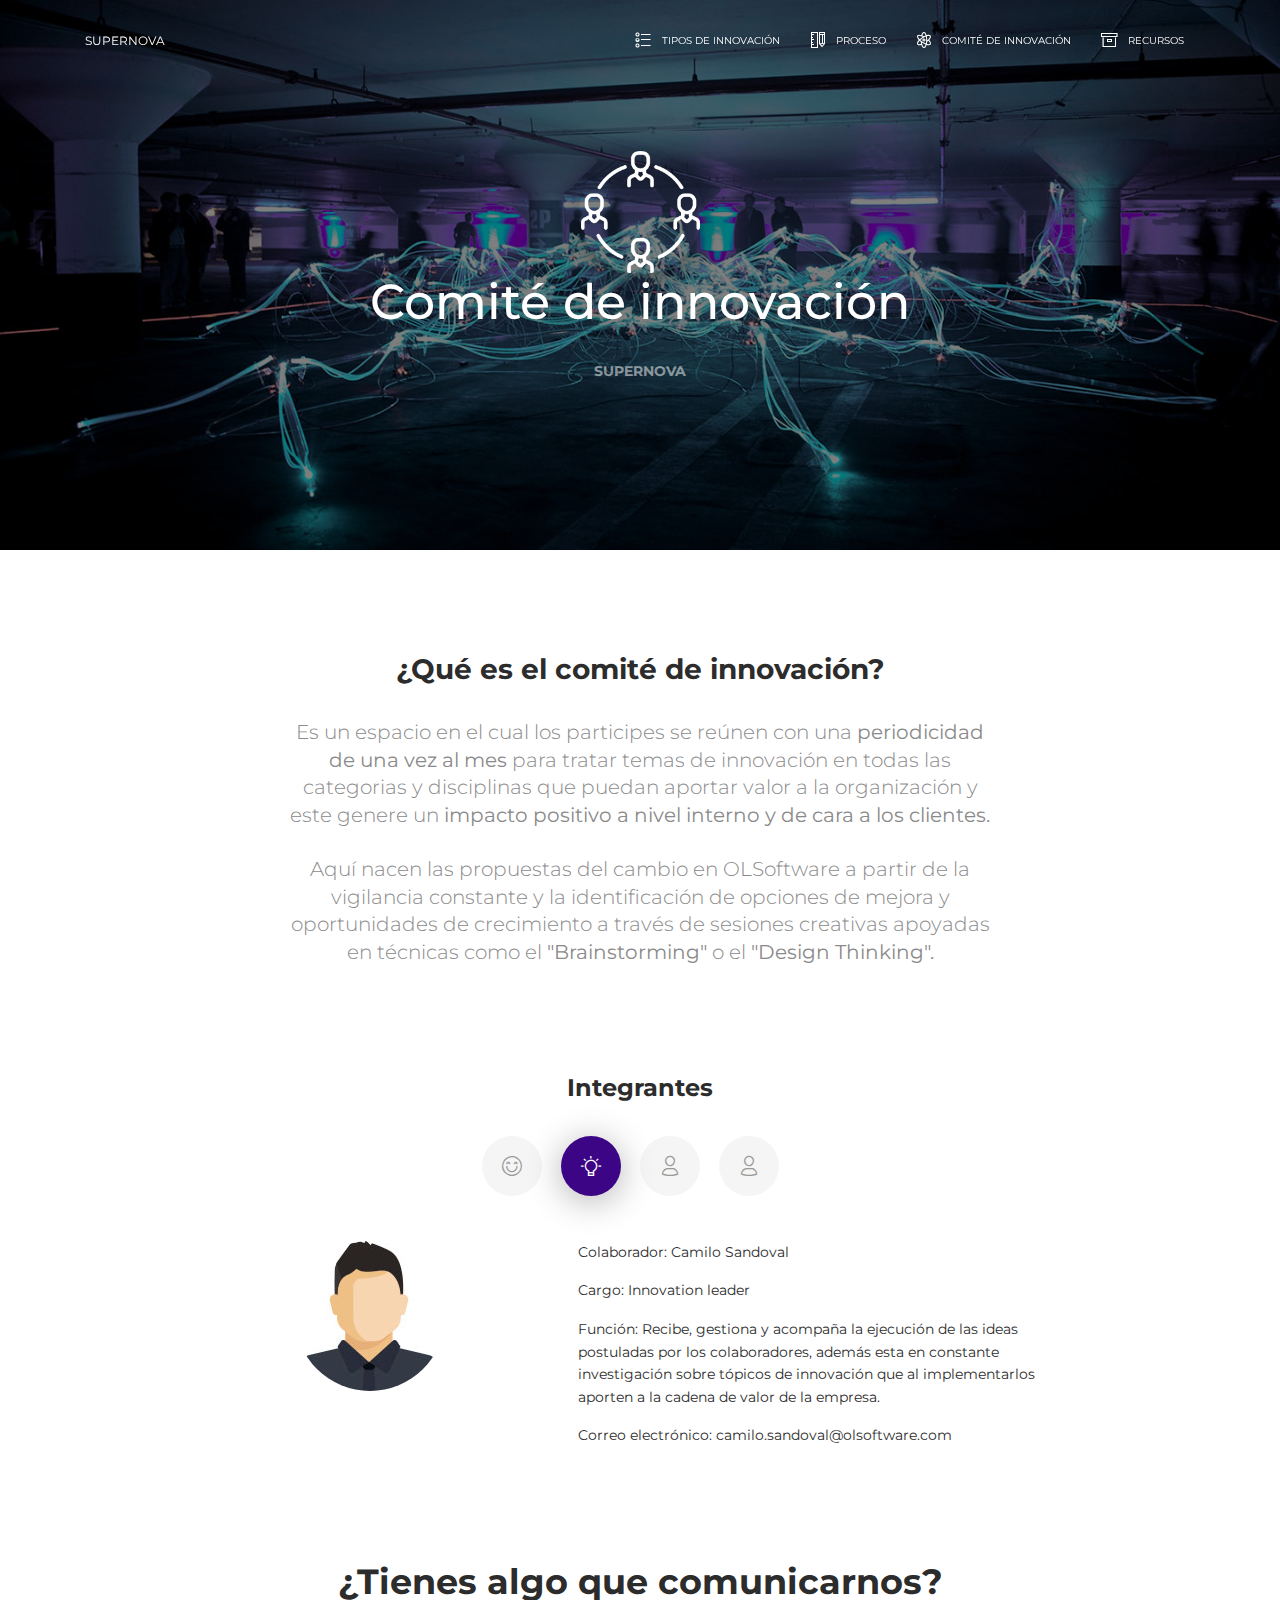
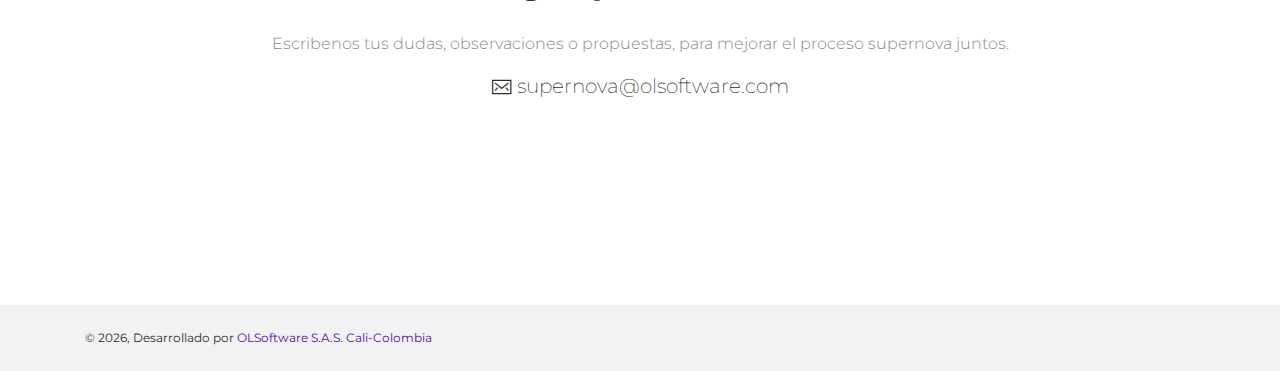
<file: committe.html>
<!DOCTYPE html>
<html lang="en">
    
<head>
    <meta charset="utf-8" />
    <link rel="apple-touch-icon" sizes="76x76" href="assets/img/apple-icon.png">
    <link rel="icon" type="image/png" href="assets/img/favicon.png">
    <meta name="theme-color" content="#3A057F" http-equiv="X-UA-Compatible" content="IE=edge,chrome=1" />
    <title>Comité de innovación</title>
    <meta content='width=device-width, initial-scale=1.0, maximum-scale=1.0, user-scalable=0, shrink-to-fit=no' name='viewport'
    />
    <!--     Fonts and icons     -->
    <link href="https://fonts.googleapis.com/css?family=Montserrat:400,700,200" rel="stylesheet" />
    <link rel="stylesheet" href="assets/css/font-awesome.min.css" />
    <!-- CSS Files -->
    <link href="assets/css/bootstrap.min.css" rel="stylesheet" />
    <link href="assets/css/now-ui-kit.css?v=1.1.0" rel="stylesheet" />
    <!-- CSS Just for demo purpose, don't include it in your project -->
    <link href="assets/css/demo.css" rel="stylesheet" />
</head>

<body class="profile-page sidebar-collapse">
    <!-- Navbar -->
    <!-- Navbar -->
    <nav class="navbar navbar-expand-lg bg-primary fixed-top navbar-transparent " color-on-scroll="400">
        <div class="container">
            <div class="navbar-translate">
                <a class="navbar-brand" href="index.html" rel="tooltip" title="Desarrollado por OLSoftware" data-placement="bottom" target="">
                    Supernova
                </a>
                <button class="navbar-toggler navbar-toggler" type="button" data-toggle="collapse" data-target="#navigation" aria-controls="navigation-index"
                    aria-expanded="false" aria-label="Toggle navigation">
                    <span class="navbar-toggler-bar bar1"></span>
                    <span class="navbar-toggler-bar bar2"></span>
                    <span class="navbar-toggler-bar bar3"></span>
                </button>
            </div>
            <div class="collapse navbar-collapse justify-content-end" id="navigation" data-nav-image="./assets/img/blurred-image-1.jpg">
                <ul class="navbar-nav">
                    <li class="nav-item">
                        <a class="nav-link" href="innovation-types.html">
                            <i class="now-ui-icons design_bullet-list-67"></i>
                            <p>Tipos de innovación</p>
                        </a>
                    </li>
                    <li class="nav-item">
                        <a class="nav-link" href="process.html">
                            <i class="now-ui-icons design-2_ruler-pencil"></i>
                            <p>Proceso</p>
                        </a>
                    </li>
                    <li class="nav-item">
                        <a class="nav-link" href="committe.html">
                            <i class="now-ui-icons education_atom"></i>
                            <p>Comité de innovación</p>
                        </a>
                    </li>
                    <li class="nav-item">
                            <a class="nav-link" href="resources.html">
                                <i class="now-ui-icons files_box"></i>
                                <p>Recursos</p>
                            </a>
                    </li>
                    <!--<li class="nav-item">
                        <a class="nav-link" rel="tooltip" title="Follow us on Twitter" data-placement="bottom" href="https://twitter.com/CreativeTim"
                            target="_blank">
                            <i class="fa fa-twitter"></i>
                            <p class="d-lg-none d-xl-none">Twitter</p>
                        </a>
                    </li>
                    <li class="nav-item">
                        <a class="nav-link" rel="tooltip" title="Like us on Facebook" data-placement="bottom" href="https://www.facebook.com/CreativeTim"
                            target="_blank">
                            <i class="fa fa-facebook-square"></i>
                            <p class="d-lg-none d-xl-none">Facebook</p>
                        </a>
                    </li>
                    <li class="nav-item">
                        <a class="nav-link" rel="tooltip" title="Follow us on Instagram" data-placement="bottom" href="https://www.instagram.com/CreativeTimOfficial"
                            target="_blank">
                            <i class="fa fa-instagram"></i>
                            <p class="d-lg-none d-xl-none">Instagram</p>
                        </a>
                    </li>-->
                </ul>
            </div>
        </div>
    </nav>
    <!-- End Navbar -->
    <div class="wrapper">
        <div class="page-header page-header-small" filter-color="orange">
            <div class="page-header-image" data-parallax="true" style="background-image: url('assets/img/bg5.jpg');">
            </div>
            <div class="container">
                <div class="content-center">
                    <div class="photo-container">
                        <img src="assets/img/commite_icon.png" alt="">
                    </div>
                    <h3 class="h1">Comité de innovación</h3>
                    <p class="category">supernova</p>
                </div>
            </div>
        </div>
        <div class="section">
            <div class="container">
                <h3 class="title">¿Qué es el comité de innovación?</h3>
                <h5 class="description">Es un espacio en el cual los participes se reúnen con una <strong>periodicidad de una vez al mes</strong> para tratar temas
                    de innovación en todas las categorias y disciplinas que puedan aportar valor a la organización y este
                    genere un <strong>impacto positivo a nivel interno y de cara a los clientes.</strong>
                    <br>
                    <br>Aquí nacen las propuestas del cambio en OLSoftware a partir de la vigilancia constante y la identificación
                    de opciones de mejora y oportunidades de crecimiento a través de sesiones creativas apoyadas en técnicas
                    como el <strong>"Brainstorming"</strong> o el<strong> "Design Thinking".</strong>
                </h5>
                <div class="row">
                    <div class="col-md-12 ml-auto mr-auto">
                        <h4 class="title text-center">Integrantes</h4>
                        <div class="nav-align-center">
                            <ul class="nav nav-pills nav-pills-primary" role="tablist">
                                <li class="nav-item">
                                    <a class="nav-link" data-toggle="tab" href="#profile-human" role="tablist">
                                        <i class="now-ui-icons emoticons_satisfied"></i>
                                    </a>
                                </li>
                                <li class="nav-item">
                                    <a class="nav-link active" data-toggle="tab" href="#profile-leader" role="tablist">
                                        <i class="now-ui-icons business_bulb-63"></i>
                                    </a>
                                </li>
                                <li class="nav-item">
                                    <a class="nav-link" data-toggle="tab" href="#profile-collaborators-av" role="tablist">
                                        <i class="now-ui-icons users_single-02"></i>
                                    </a>
                                </li>
                                <li class="nav-item">
                                        <a class="nav-link" data-toggle="tab" href="#profile-collaborators-hz" role="tablist">
                                            <i class="now-ui-icons users_single-02"></i>
                                        </a>
                                    </li>
                            </ul>
                        </div>
                    </div>
                    <!-- Tab panes -->
                    <div class="col-md-12 tab-content gallery">
                        <div class="tab-pane active" id="profile-leader" role="tabpanel">
                            <div class="col-md-10 ml-auto mr-auto">
                                <div class="row collections">
                                    <div class="text-center col-md-5">
                                        <img src="assets/img/camilo.jpg" class="rounded-circle">
                                    </div>
                                    <div class="col-md-7">
                                        <p>Colaborador: Camilo Sandoval</p>
                                        <p>Cargo: Innovation leader</p>
                                        <p>Función: Recibe, gestiona y acompaña la ejecución de las ideas postuladas por los colaboradores, 
                                            además esta en constante investigación sobre tópicos
                                        de innovación que al implementarlos aporten a la cadena de valor de la empresa.</p>
                                        <p>Correo electrónico: camilo.sandoval@olsoftware.com</p>
                                    </div>
                                </div>
                            </div>
                        </div>
                        <div class="tab-pane" id="profile-human" role="tabpanel">
                            <div class="col-md-10 ml-auto mr-auto">
                                <div class="row collections">
                                    <div class="text-center col-md-5">
                                        <img src="assets/img/tefa.jpg" class="rounded-circle">
                                    </div>
                                    <div class="col-md-7">
                                        <p>Colaborador: Stefany Díaz</p>
                                        <p>Cargo: Talent management leader</p>
                                        <p>Función: Fomenta y promueve la cultura organizacional de innovación, el desarrollo profesional en los colaboradores 
                                            y es quien define los reconocimientos para motivar la participación de los colaboradores en el proceso</p>
                                        <p>Correo electrónico: gestionhumana@olsoftware.com</p>
                                    </div>
                                </div>
                            </div>
                        </div>
                        <div class="tab-pane" id="profile-collaborators-av" role="tabpanel">
                            <div class="col-md-10 ml-auto mr-auto">
                                <div class="row collections">
                                        <div class="text-center col-md-5">
                                                <img src="assets/img/cesar.jpg" class="rounded-circle">
                                            </div>
                                            <div class="col-md-7">
                                                <p>Colaborador: Cesar Figueroa</p>
                                                <p>Cargo: Support service leader</p>
                                                <p>Función: Experimentar con las nuevas tecnologías y metodologías tendencias en el mundo del 
                                                    desarrollo de software a través de la constante vigilancia tecnológica.</p>
                                                <p>Correo electrónico: alejandro.varon@olsoftware.com</p>
                                            </div>
                                </div>
                            </div>
                        </div>
                        <div class="tab-pane" id="profile-collaborators-hz" role="tabpanel">
                                <div class="col-md-10 ml-auto mr-auto">
                                    <div class="row collections">
                                            <div class="text-center col-md-5">
                                                    <img src="assets/img/harri.jpg" class="rounded-circle">
                                                </div>
                                                <div class="col-md-7">
                                                    <p>Colaborador: Harrisson Zapata</p>
                                                    <p>Cargo: Full stack designer</p>
                                                    <p>Función: Garantizar que toda innovación este pensada en 
                                                        las necesidades reales del usuario. Específicamente en el desarrollo software, es quien diseña y valida
                                                        la interfaz gráfica para garantizar una experiencia de usuario positiva.
                                                    </p>
                                                    <p>Correo electrónico: harrisson.zapata@olsoftware.com</p>
                                                </div>
                                    </div>
                                </div>
                            </div>
                            <div class="section section-contact-us text-center">
                                <div class="container">
                                    <h2 class="title">¿Tienes algo que comunicarnos?</h2>
                                    <p class="description">Escribenos tus dudas, observaciones o propuestas, para mejorar el proceso supernova juntos.</p>
                                    <div class="row">
                                        <div class="col-lg-6 text-center col-md-8 ml-auto mr-auto">
                                            <h5> <i class="now-ui-icons ui-1_email-85" style="vertical-align: middle;"></i> supernova@olsoftware.com</h5>
                                        </div>
                                    </div>
                                </div>
                            </div>
                    </div>
                </div>
            </div>
        </div>
        <footer class="footer footer-default">
            <div class="container">
                <div class="copyright">
                    &copy;
                    <script>
                        document.write(new Date().getFullYear())
                    </script>, Desarrollado por
                    <a href="http://olsoftware.com/" target="_blank">OLSoftware S.A.S. Cali-Colombia</a>
                </div>
            </div>
        </footer>
    </div>
</body>
<!--   Core JS Files   -->
<script src="assets/js/core/jquery.3.2.1.min.js" type="text/javascript"></script>
<script src="assets/js/core/popper.min.js" type="text/javascript"></script>
<script src="assets/js/core/bootstrap.min.js" type="text/javascript"></script>
<!--  Plugin for Switches, full documentation here: http://www.jque.re/plugins/version3/bootstrap.switch/ -->
<script src="assets/js/plugins/bootstrap-switch.js"></script>
<!--  Plugin for the Sliders, full documentation here: http://refreshless.com/nouislider/ -->
<script src="assets/js/plugins/nouislider.min.js" type="text/javascript"></script>
<!--  Plugin for the DatePicker, full documentation here: https://github.com/uxsolutions/bootstrap-datepicker -->
<script src="assets/js/plugins/bootstrap-datepicker.js" type="text/javascript"></script>
<!-- Control Center for Now Ui Kit: parallax effects, scripts for the example pages etc -->
<script src="assets/js/now-ui-kit.js?v=1.1.0" type="text/javascript"></script>

</html>
</file>
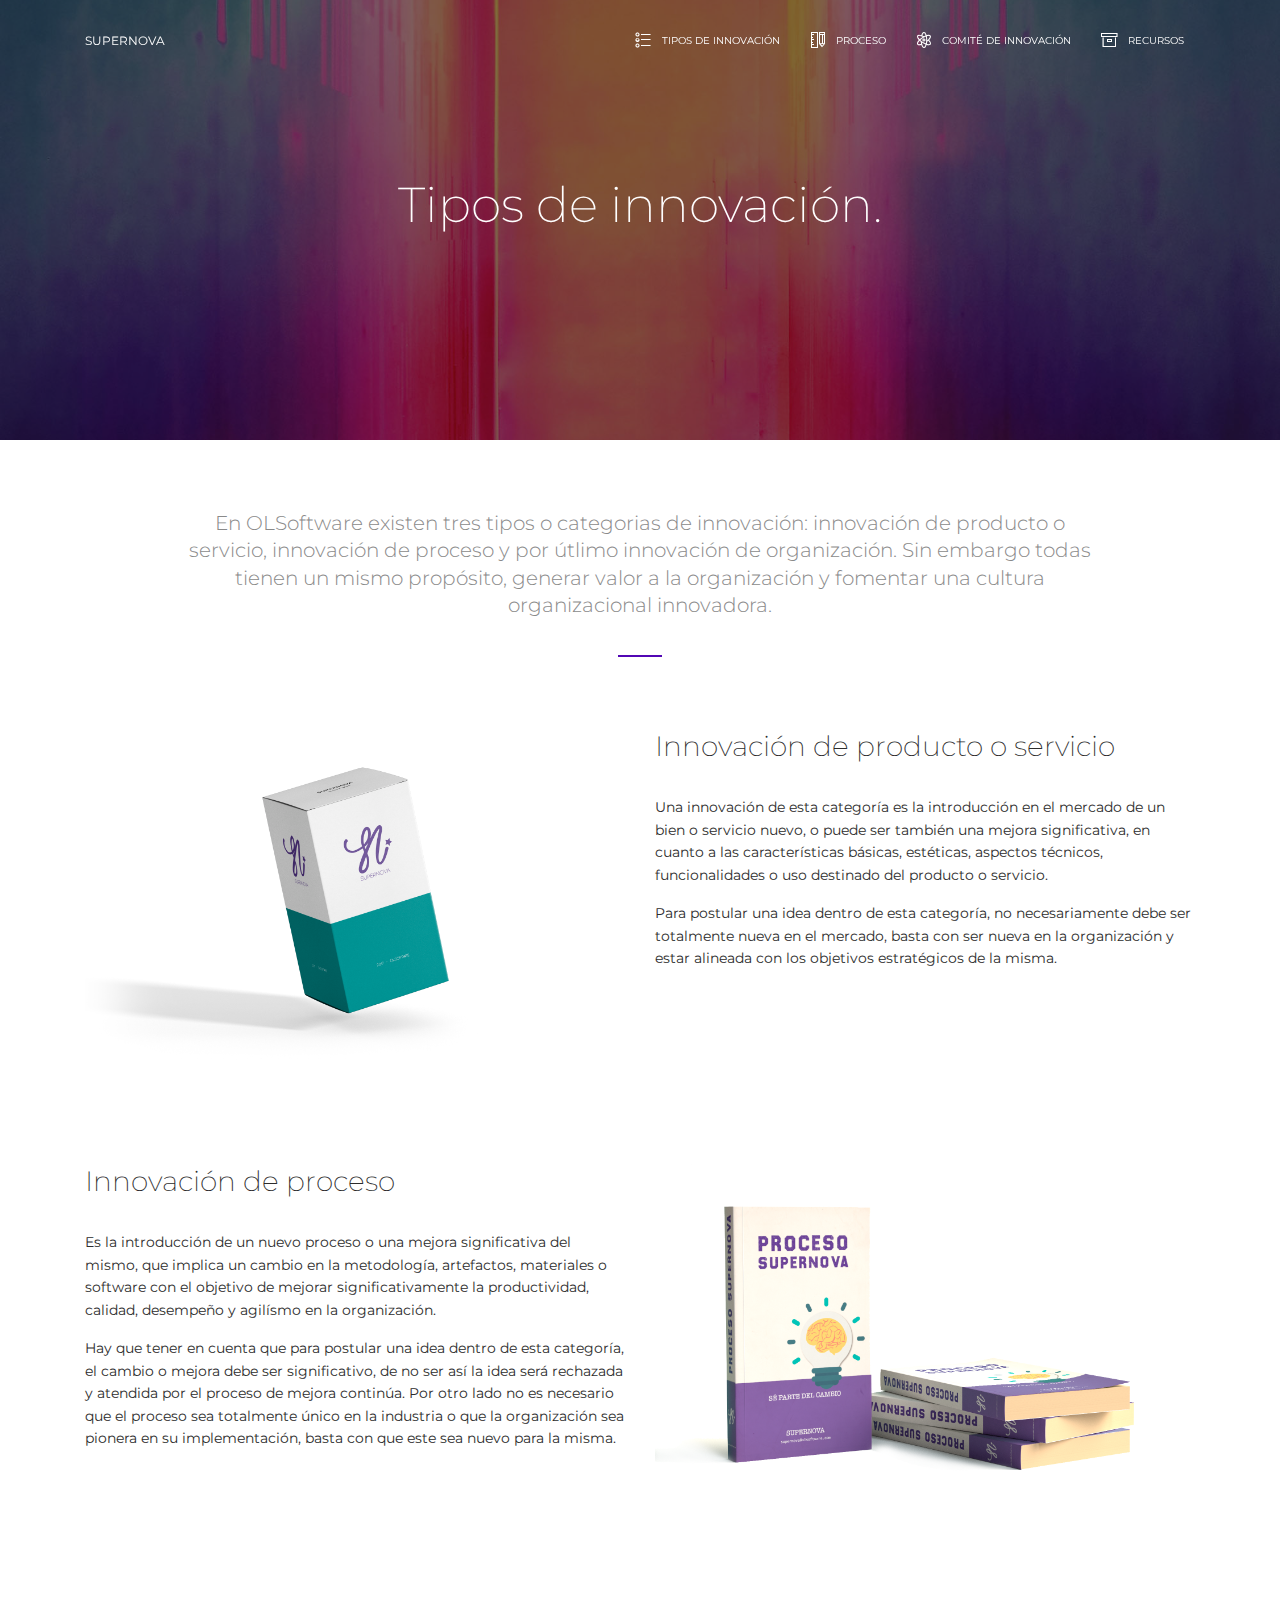
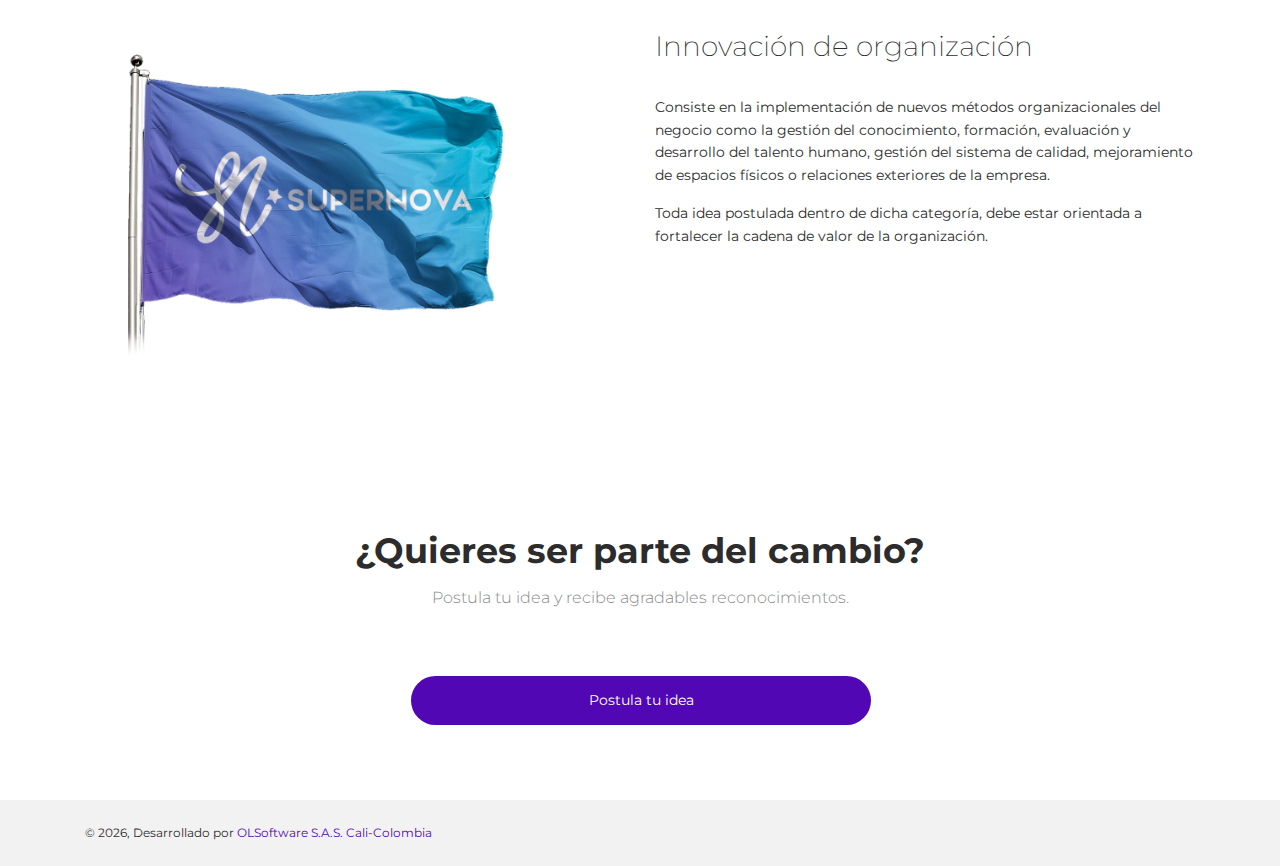
<file: innovation-types.html>
<!DOCTYPE html>
<html lang="en">

<head>
    <meta charset="utf-8" />
    <link rel="apple-touch-icon" sizes="76x76" href="assets/img/apple-icon.png">
    <link rel="icon" type="image/png" href="assets/img/favicon.png">
    <meta name="theme-color" content="#3A057F" http-equiv="X-UA-Compatible" content="IE=edge,chrome=1" />
    <title>Tipos de innovación</title>
    <meta content='width=device-width, initial-scale=1.0, maximum-scale=1.0, user-scalable=0, shrink-to-fit=no' name='viewport'
    />
    <!--     Fonts and icons     -->
    <link href="https://fonts.googleapis.com/css?family=Montserrat:400,700,200" rel="stylesheet" />
    <link rel="stylesheet" href="assets/css/font-awesome.min.css" />
    <!-- CSS Files -->
    <link href="assets/css/bootstrap.min.css" rel="stylesheet" />
    <link href="assets/css/now-ui-kit.css?v=1.1.0" rel="stylesheet" />
    <!-- CSS Just for demo purpose, don't include it in your project -->
    <link href="assets/css/demo.css" rel="stylesheet" />
</head>

<body class="landing-page sidebar-collapse">
    <!-- Navbar -->
    <nav class="navbar navbar-expand-lg bg-primary fixed-top navbar-transparent " color-on-scroll="400">
        <div class="container">
            <div class="navbar-translate">
                <a class="navbar-brand" href="index.html" rel="tooltip" title="Desarrollado por OLSoftware" data-placement="bottom" target="">
                    Supernova
                </a>
                <button class="navbar-toggler navbar-toggler" type="button" data-toggle="collapse" data-target="#navigation" aria-controls="navigation-index"
                    aria-expanded="false" aria-label="Toggle navigation">
                    <span class="navbar-toggler-bar bar1"></span>
                    <span class="navbar-toggler-bar bar2"></span>
                    <span class="navbar-toggler-bar bar3"></span>
                </button>
            </div>
            <div class="collapse navbar-collapse justify-content-end" id="navigation" data-nav-image="./assets/img/blurred-image-1.jpg">
                <ul class="navbar-nav">
                    <li class="nav-item">
                        <a class="nav-link" href="innovation-types.html">
                            <i class="now-ui-icons design_bullet-list-67"></i>
                            <p>Tipos de innovación</p>
                        </a>
                    </li>
                    <li class="nav-item">
                        <a class="nav-link" href="process.html">
                            <i class="now-ui-icons design-2_ruler-pencil"></i>
                            <p>Proceso</p>
                        </a>
                    </li>
                    <li class="nav-item">
                        <a class="nav-link" href="committe.html">
                            <i class="now-ui-icons education_atom"></i>
                            <p>Comité de innovación</p>
                        </a>
                    </li>
                    <li class="nav-item">
                            <a class="nav-link" href="resources.html">
                                <i class="now-ui-icons files_box"></i>
                                <p>Recursos</p>
                            </a>
                    </li>
                    <!--<li class="nav-item">
                        <a class="nav-link" rel="tooltip" title="Follow us on Twitter" data-placement="bottom" href="https://twitter.com/CreativeTim"
                            target="_blank">
                            <i class="fa fa-twitter"></i>
                            <p class="d-lg-none d-xl-none">Twitter</p>
                        </a>
                    </li>
                    <li class="nav-item">
                        <a class="nav-link" rel="tooltip" title="Like us on Facebook" data-placement="bottom" href="https://www.facebook.com/CreativeTim"
                            target="_blank">
                            <i class="fa fa-facebook-square"></i>
                            <p class="d-lg-none d-xl-none">Facebook</p>
                        </a>
                    </li>
                    <li class="nav-item">
                        <a class="nav-link" rel="tooltip" title="Follow us on Instagram" data-placement="bottom" href="https://www.instagram.com/CreativeTimOfficial"
                            target="_blank">
                            <i class="fa fa-instagram"></i>
                            <p class="d-lg-none d-xl-none">Instagram</p>
                        </a>
                    </li>-->
                </ul>
            </div>
        </div>
    </nav>
    <!-- End Navbar -->
    <div class="wrapper">
        <div class="page-header page-header-small">
            <div class="page-header-image" data-parallax="true" style="background-image: url('assets/img/bg6.jpg');">
            </div>
            <div class="container">
                <div class="content-center">
                    <h1 class="">Tipos de innovación.</h1>
                </div>
            </div>
        </div>
        <div class="section section-about-us">
            <div class="container">
                <div class="row">
                    <div class="col-md-10 ml-auto mr-auto text-center">
                        <h5 class="description">En OLSoftware existen tres tipos o categorias de innovación: innovación de producto o servicio, innovación
                            de proceso y por útlimo innovación de organización. Sin embargo todas tienen un mismo propósito,
                            generar valor a la organización y fomentar una cultura organizacional innovadora.</h5>
                    </div>
                </div>
                <div class="separator separator-primary"></div>
                <div class="section-story-overview">
                    <div class="row">
                        <div class="col-md-6">
                            <div class="image-container image-left" style="background-image: url('assets/img/product_supernova.png')">
                                <!--First image on the left side-->
                            </div>
                        </div>
                        <div class="col-md-6">
                            <h3>Innovación de producto o servicio</h3>
                            <p>Una innovación de esta categoría es la introducción en el mercado de un bien o servicio nuevo, o puede ser también una mejora significativa, 
                                en cuanto a las características básicas, estéticas, aspectos técnicos, funcionalidades o uso destinado del producto o servicio.
                            </p>
                            <p>
                                Para postular una idea dentro de esta categoría, no necesariamente debe ser totalmente nueva en el mercado, basta con ser nueva en la organización y estar alineada
                                con los objetivos estratégicos de la misma. 
                            </p>
                        </div>
                    </div>
                    <div class="row">
                        <div class="col-md-6">
                            <h3>Innovación de proceso</h3>
                            <p>Es la introducción de un nuevo proceso o una mejora significativa del mismo, que implica un cambio en la metodología, artefactos, materiales
                                o software con el objetivo de mejorar significativamente la productividad, calidad, desempeño y agilísmo en la organización.
                            </p>
                            <p>
                                Hay que tener en cuenta que para postular una idea dentro de esta categoría, el cambio o mejora debe ser significativo, de no ser así la idea será rechazada
                                y atendida por el proceso de mejora continúa. Por otro lado no es necesario que el proceso sea totalmente único en la industria o que la organización sea pionera en su implementación, 
                                basta con que este sea nuevo para la misma.
                            </p>
                        </div>
                        <div class="col-md-6">
                            <!--First image on the right side, above the article-->
                            <div class="image-container image-right" style="background-image: url('assets/img/Book_supernova.png')"></div>
                        </div>
                    </div>
                    <div class="row">
                            <div class="col-md-6">
                                <div class="image-container image-left" style="background-image: url('assets/img/flag_supernova.png')">
                                    <!--First image on the left side-->
                                </div>
                            </div>
                            <div class="col-md-6">
                                <!--First image on the right side, above the article-->
                                <!--<div class="image-container image-right" style="background-image: url('assets/img/bg1.jpg')"></div>-->
                                <h3>Innovación de organización</h3>
                                <p>Consiste en la implementación de nuevos métodos organizacionales del negocio como la gestión del conocimiento,
                                    formación, evaluación y desarrollo del talento humano, gestión del sistema de calidad, mejoramiento de espacios físicos o relaciones exteriores
                                    de la empresa.
                                </p>
                                <p>
                                    Toda idea postulada dentro de dicha categoría, debe estar orientada a fortalecer la cadena de valor de la organización.
                                </p>
                            </div>
                        </div>
                </div>
            </div>
        </div>
        <div class="section section-contact-us text-center">
            <div class="container">
                <h2 class="title">¿Quieres ser parte del cambio?</h2>
                <p class="description">Postula tu idea y recibe agradables reconocimientos.</p>
                <div class="row">
                    <div class="col-lg-6 text-center col-md-8 ml-auto mr-auto">
                        <!--<div class="input-group input-lg">
                            <span class="input-group-addon">
                                <i class="now-ui-icons users_circle-08"></i>
                            </span>
                            <input type="text" class="form-control" placeholder="First Name...">
                        </div>
                        <div class="input-group input-lg">
                            <span class="input-group-addon">
                                <i class="now-ui-icons ui-1_email-85"></i>
                            </span>
                            <input type="text" class="form-control" placeholder="Email...">
                        </div>
                        <div class="textarea-container">
                            <textarea class="form-control" name="name" rows="4" cols="80" placeholder="Type a message..."></textarea>
                        </div>-->
                        <div class="send-button">
                            <a href="https://goo.gl/forms/UxnOvE5liGLvQZXW2" class="btn btn-primary btn-round btn-block btn-lg" target="_blank">Postula tu idea</a>
                        </div>
                    </div>
                </div>
            </div>
        </div>
        <footer class="footer footer-default">
            <div class="container">
                <div class="copyright">
                    &copy;
                    <script>
                        document.write(new Date().getFullYear())
                    </script>, Desarrollado por
                    <a href="http://olsoftware.com/" target="_blank">OLSoftware S.A.S. Cali-Colombia</a>
                </div>
            </div>
        </footer>
    </div>
</body>
<!--   Core JS Files   -->
<script src="assets/js/core/jquery.3.2.1.min.js" type="text/javascript"></script>
<script src="assets/js/core/popper.min.js" type="text/javascript"></script>
<script src="assets/js/core/bootstrap.min.js" type="text/javascript"></script>
<!--  Plugin for Switches, full documentation here: http://www.jque.re/plugins/version3/bootstrap.switch/ -->
<script src="assets/js/plugins/bootstrap-switch.js"></script>
<!--  Plugin for the Sliders, full documentation here: http://refreshless.com/nouislider/ -->
<script src="assets/js/plugins/nouislider.min.js" type="text/javascript"></script>
<!--  Plugin for the DatePicker, full documentation here: https://github.com/uxsolutions/bootstrap-datepicker -->
<script src="assets/js/plugins/bootstrap-datepicker.js" type="text/javascript"></script>
<!-- Control Center for Now Ui Kit: parallax effects, scripts for the example pages etc -->
<script src="assets/js/now-ui-kit.js?v=1.1.0" type="text/javascript"></script>

</html>
</file>
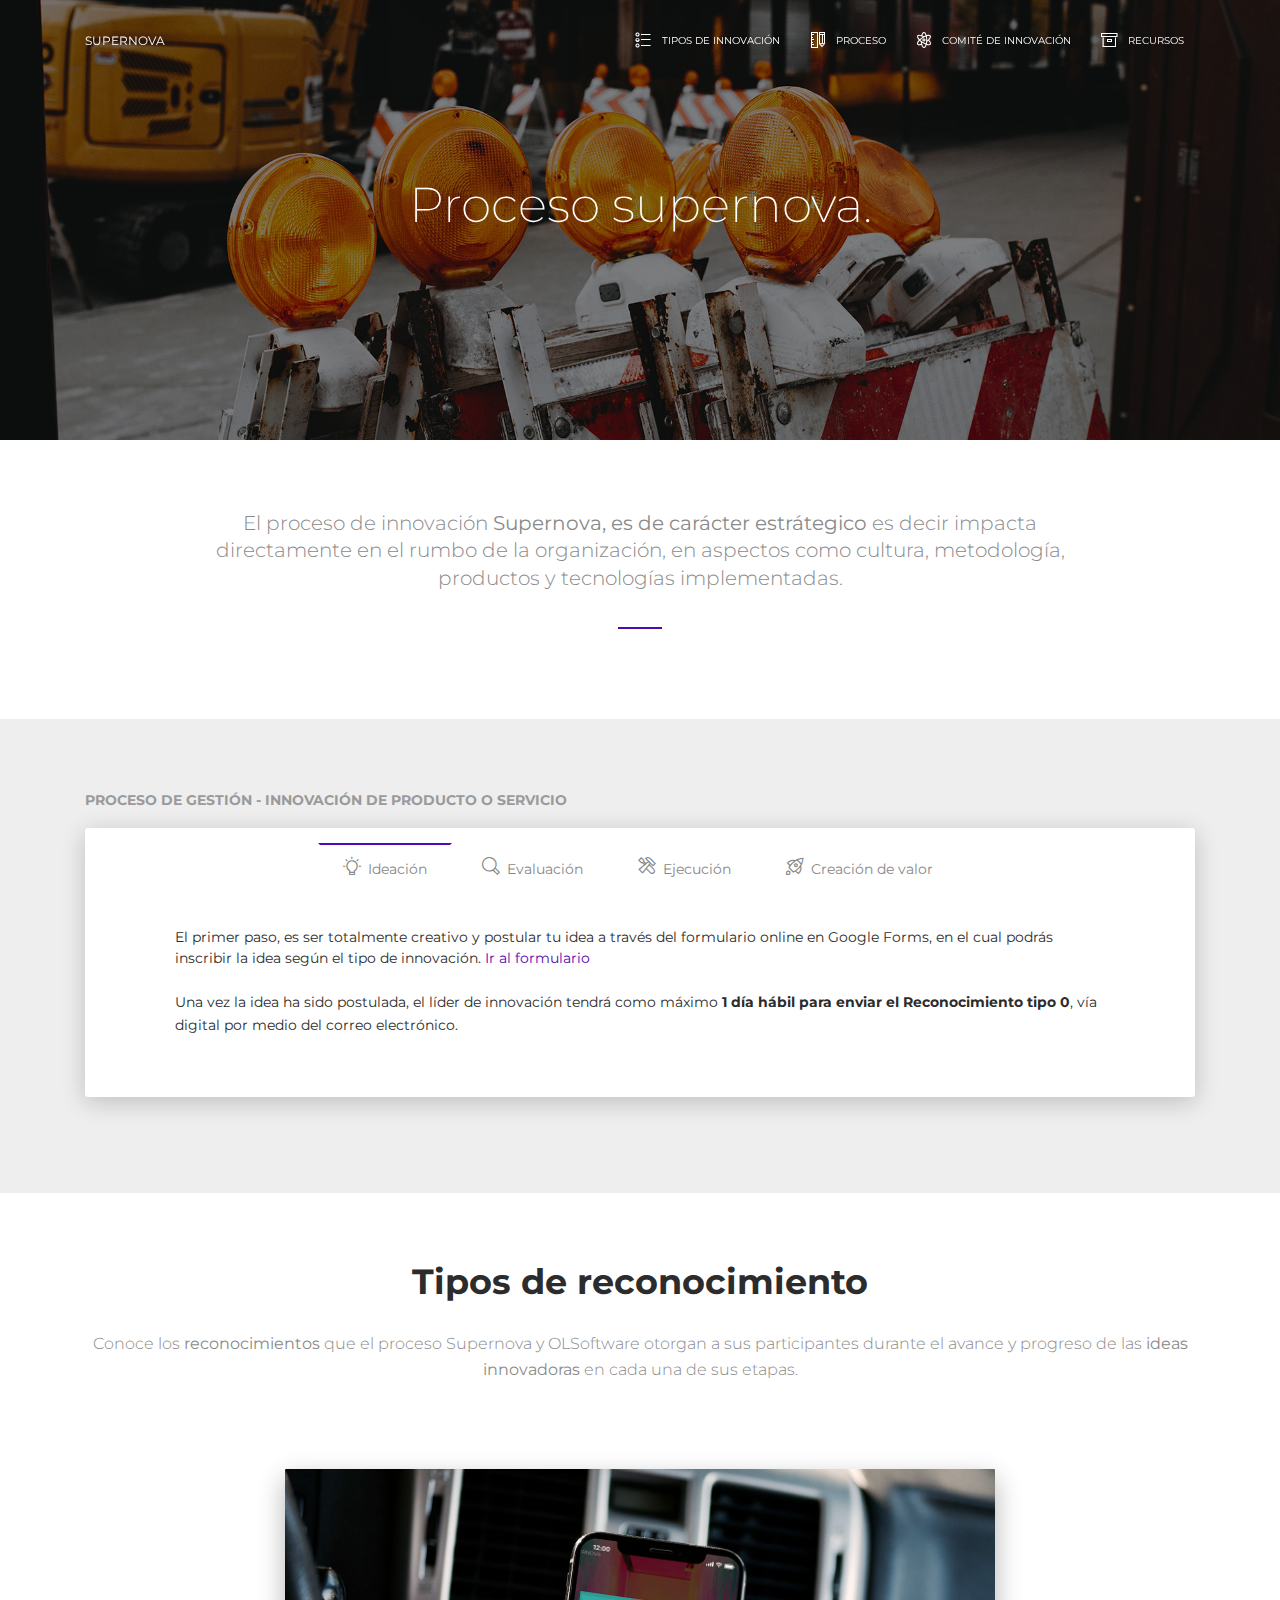
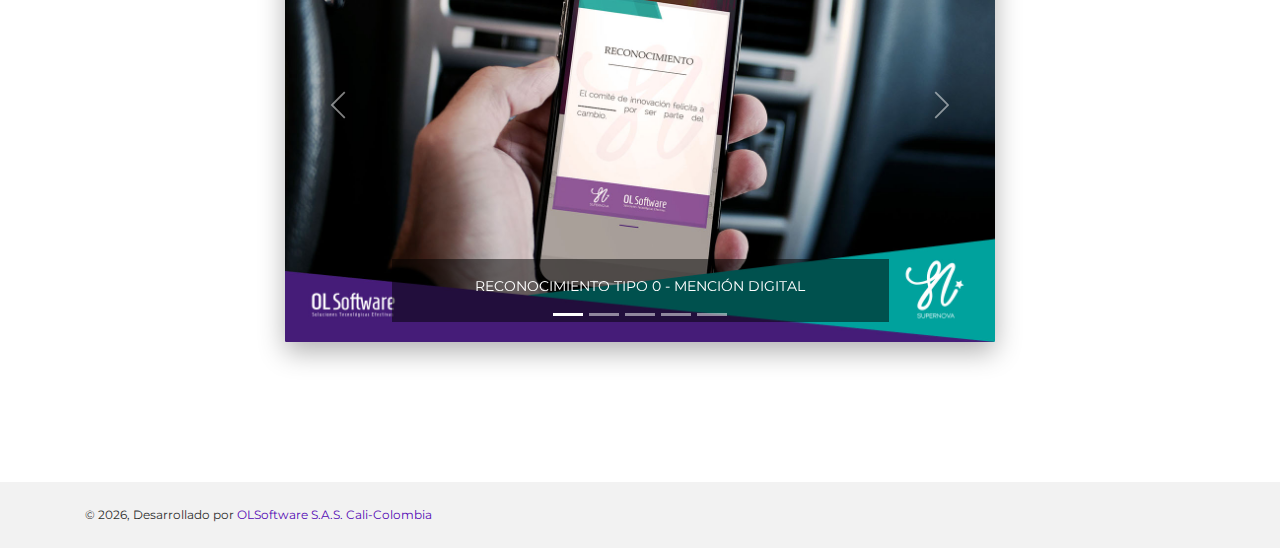
<file: process.html>
<!DOCTYPE html>
<html lang="en">

<head>
    <meta charset="utf-8" />
    <link rel="apple-touch-icon" sizes="76x76" href="assets/img/apple-icon.png">
    <link rel="icon" type="image/png" href="assets/img/favicon.png">
    <meta name="theme-color" content="#3A057F" http-equiv="X-UA-Compatible" content="IE=edge,chrome=1" />
    <title>Proceso supernova</title>
    <meta content='width=device-width, initial-scale=1.0, maximum-scale=1.0, user-scalable=0, shrink-to-fit=no' name='viewport'
    />
    <!--     Fonts and icons     -->
    <link href="https://fonts.googleapis.com/css?family=Montserrat:400,700,200" rel="stylesheet" />
    <link rel="stylesheet" href="assets/css/font-awesome.min.css" />
    <!-- CSS Files -->
    <link href="assets/css/bootstrap.min.css" rel="stylesheet" />
    <link href="assets/css/now-ui-kit.css?v=1.1.0" rel="stylesheet" />
    <!-- CSS Just for demo purpose, don't include it in your project -->
    <link href="assets/css/demo.css" rel="stylesheet" />
</head>

<body class="landing-page sidebar-collapse">
    <!-- Navbar -->
    <nav class="navbar navbar-expand-lg bg-primary fixed-top navbar-transparent " color-on-scroll="400">
        <div class="container">
            <div class="navbar-translate">
                <a class="navbar-brand" href="index.html" rel="tooltip" title="Desarrollado por OLSoftware" data-placement="bottom" target="">
                    Supernova
                </a>
                <button class="navbar-toggler navbar-toggler" type="button" data-toggle="collapse" data-target="#navigation" aria-controls="navigation-index"
                    aria-expanded="false" aria-label="Toggle navigation">
                    <span class="navbar-toggler-bar bar1"></span>
                    <span class="navbar-toggler-bar bar2"></span>
                    <span class="navbar-toggler-bar bar3"></span>
                </button>
            </div>
            <div class="collapse navbar-collapse justify-content-end" id="navigation" data-nav-image="./assets/img/blurred-image-1.jpg">
                <ul class="navbar-nav">
                    <li class="nav-item">
                        <a class="nav-link" href="innovation-types.html">
                            <i class="now-ui-icons design_bullet-list-67"></i>
                            <p>Tipos de innovación</p>
                        </a>
                    </li>
                    <li class="nav-item">
                        <a class="nav-link" href="process.html">
                            <i class="now-ui-icons design-2_ruler-pencil"></i>
                            <p>Proceso</p>
                        </a>
                    </li>
                    <li class="nav-item">
                        <a class="nav-link" href="committe.html">
                            <i class="now-ui-icons education_atom"></i>
                            <p>Comité de innovación</p>
                        </a>
                    </li>
                    <li class="nav-item">
                        <a class="nav-link" href="resources.html">
                            <i class="now-ui-icons files_box"></i>
                            <p>Recursos</p>
                        </a>
                    </li>
                    <!--<li class="nav-item">
                        <a class="nav-link" rel="tooltip" title="Follow us on Twitter" data-placement="bottom" href="https://twitter.com/CreativeTim"
                            target="_blank">
                            <i class="fa fa-twitter"></i>
                            <p class="d-lg-none d-xl-none">Twitter</p>
                        </a>
                    </li>
                    <li class="nav-item">
                        <a class="nav-link" rel="tooltip" title="Like us on Facebook" data-placement="bottom" href="https://www.facebook.com/CreativeTim"
                            target="_blank">
                            <i class="fa fa-facebook-square"></i>
                            <p class="d-lg-none d-xl-none">Facebook</p>
                        </a>
                    </li>
                    <li class="nav-item">
                        <a class="nav-link" rel="tooltip" title="Follow us on Instagram" data-placement="bottom" href="https://www.instagram.com/CreativeTimOfficial"
                            target="_blank">
                            <i class="fa fa-instagram"></i>
                            <p class="d-lg-none d-xl-none">Instagram</p>
                        </a>
                    </li>-->
                </ul>
            </div>
        </div>
    </nav>
    <!-- End Navbar -->
    <div class="wrapper">
        <div class="page-header page-header-small">
            <div class="page-header-image" data-parallax="true" style="background-image: url('assets/img/bg4.jpg');">
            </div>
            <div class="container">
                <div class="content-center">
                    <h1 class="">Proceso supernova.</h1>
                </div>
            </div>
        </div>
        <div class="section section-about-us">
            <div class="container">
                <div class="row">
                    <div class="col-md-10 ml-auto mr-auto text-center">
                        <h5 class="description">El proceso de innovación
                            <strong>Supernova, es de carácter estrátegico</strong> es decir impacta directamente en el rumbo de la
                            organización, en aspectos como cultura, metodología, productos y tecnologías implementadas.
                        </h5>
                    </div>
                </div>
                <div class="separator separator-primary"></div>
            </div>
        </div>
        <div class="section section-tabs">
            <div class="container">
                <div class="row">
                    <div class="col-md-12 col-lg-12 col-xl-12 ml-auto mr-auto">
                        <p class="category">Proceso de gestión - innovación de producto o servicio</p>
                        <!-- Nav tabs -->
                        <div class="card">
                            <ul class="nav nav-tabs justify-content-center" role="tablist">
                                <li class="nav-item">
                                    <a class="nav-link active" data-toggle="tab" href="#ideation" role="tab">
                                        <i class="now-ui-icons business_bulb-63"></i> Ideación
                                    </a>
                                </li>
                                <li class="nav-item">
                                    <a class="nav-link" data-toggle="tab" href="#evaluation" role="tab">
                                        <i class="now-ui-icons ui-1_zoom-bold"></i> Evaluación
                                    </a>
                                </li>
                                <li class="nav-item">
                                    <a class="nav-link" data-toggle="tab" href="#implementation" role="tab">
                                        <i class="now-ui-icons ui-2_settings-90"></i> Ejecución
                                    </a>
                                </li>
                                <li class="nav-item">
                                    <a class="nav-link" data-toggle="tab" href="#settings" role="tab">
                                        <i class="now-ui-icons objects_spaceship"></i> Creación de valor
                                    </a>
                                </li>
                            </ul>
                            <div class="card-body">
                                <!-- Tab panes -->
                                <div class="tab-content">
                                    <div class="tab-pane active" id="ideation" role="tabpanel">

                                        <div class="content-tab">El primer paso, es ser totalmente creativo y postular tu idea a través del formulario
                                            online en Google Forms, en el cual podrás inscribir la idea según el tipo de
                                            innovación.
                                            <a href="https://goo.gl/forms/XlgpgZiEPoA15JKc2" target="_blank">
                                                Ir al formulario</a>
                                            <p>
                                                <br>Una vez la idea ha sido postulada, el líder de innovación tendrá como máximo
                                                <strong>1 día hábil para enviar el Reconocimiento tipo 0</strong>, vía digital por
                                                medio del correo electrónico.
                                            </p>
                                        </div>

                                    </div>
                                    <div class="tab-pane" id="evaluation" role="tabpanel">

                                        <div class="content-tab">
                                            <p>
                                                <p class="category">Evaluación - Comité de innovación</p>
                                                El líder de innovación tendrá como máximo
                                                <strong>2 día hábiles para retroalimentar al colaborador sobre el puntaje de la idea</strong>,
                                                es decir si fue aprobada o requiere ajustes, vía digital por medio del correo
                                                electrónico. Este correo contiene la matriz con la cual se evaluó la idea
                                                y en caso de que esta haya superado la evaluación, se adjunta el instructivo
                                                para la presentación ante el comité de innovación.
                                            </p>
                                            <p>
                                                El colaborador dispone de
                                                <strong>8 días hábiles para enviar la presentación</strong> vía correo electronico
                                                al comité de innovación (supernova@olsoftware.com), de no cumplir con este
                                                tiempo, se entenderá que el colaborador no está interesado en continuar con
                                                el proceso y la idea será descartada.
                                            </p>
                                            <p>
                                                El líder de innovación, responde al colaborador
                                                <strong>1 día hábil después de enviada la presentación</strong>, indicando los horarios
                                                disponibles para realizar la sustentación de la idea ante el comité de innovación.
                                                El colaborador responde el mismo día y la sustentación debe realizarse,
                                                no superando
                                                <strong>los 5 días hábiles después de enviado el correo de respuesta</strong>.
                                            </p>
                                            <p>
                                                Una vez la sustentación haya finalizado, el comité de innovación evaluará la idea y al cabo de
                                                <strong>2 días hábiles, el líder enviará la retroalimentación al colaborador</strong>
                                                vía correo electrónico. Sí la idea superó la evaluación ante el comité de innovación, en el correo se enviará el reconocimiento
                                                tipo 1, junto con el puntaje ponderado y el instructivo requerido para la
                                                presentación ante Gerencia General.
                                            </p>
                                            <div class="separator separator-primary"></div>
                                            <p class="category">Evaluación - Gerencia general</p>
                                            <p>
                                                En dicho correo, se indicará los horarios disponibles de sustentación ante Gerencia General, los cuales no superan los
                                                <strong>5 días hábiles después del correo enviado por el líder de innovación.</strong>
                                            </p>
                                            <p>
                                                Una vez el colaborador haya realizado la sustentación ante gerencia, el gerente dispondrá de máximo 1 día hábil para enviar
                                                la calificación de la idea al líder de innovación, quien inmediatamente notifica
                                                al colaborador y sí la idea superó el puntaje requerido, se hará entrega
                                                del
                                                <strong>Reconocimiento tipo 2</strong> como máximo 5 días hábiles, después de enviado
                                                el correo.
                                            </p>
                                        </div>

                                    </div>
                                    <div class="tab-pane" id="implementation" role="tabpanel">

                                        <div class="content-tab">
                                            <p>
                                                Un proyecto de innovación deberá empezar la ejecución como máximo
                                                <strong>15 días hábiles despues de la entrega del reconocimiento tipo 2</strong>.
                                                En esta etapa, gestión de proyectos asignará un líder al proyecto y un equipo
                                                de desarrollo, incluyendo al colaborador innovador como parte del equipo.
                                            </p>
                                            <p>
                                                El equipo tendrá como
                                                <strong>máximo tres personas</strong> para su desarrollo en un periodo no mayor a
                                                6 meses, y se realizarán seguimientos semanales por el líder del proyecto
                                                y este a su vez enviará un informe del progreso al líder de innovación y
                                                gerente de proyectos.
                                            </p>
                                            <p>
                                                El líder de innovación, junto con el comité de innovación y el gerente de proyectos estan en el deber de solicitar
                                                <strong>revisiones mensuales
                                                </strong> del estado del proyecto, con el objetivo de identificar riesgos,
                                                avances o recursos necesarios para finalizar la materialización de la idea.
                                            </p>
                                            <p>
                                                Sin embargo el líder de innovación, tendrá total disponibilidad para gestionar lo necesario para el desarrollo oportuno de
                                                la idea. Por otro lado, al finalizar el desarrollo de la idea, se entregará
                                                el
                                                <strong>Reconocimiento tipo 3, al equipo</strong>, como máximo 5 días hábiles siguientes.
                                            </p>
                                        </div>

                                    </div>
                                    <div class="tab-pane" id="settings" role="tabpanel">

                                        <div class="content-tab">
                                            <p>
                                                Para la innovación en producto/servicio, después de que la calidad de este, esté 100% garantizada, se incluirá en el portafolio
                                                de la empresa y se definirá el modelo de negocio con Gerencia General y así
                                                mismo el
                                                <strong>Reconocimiento tipo 4.</strong>
                                            </p>
                                            <p>
                                                Para la innovación de proceso y de organización, la idea pasará por un periodo de prueba de 2 meses. En caso de que se demuestre un impacto positivo,
                                                se negociará con gerencia una <strong>bonificación económica </strong>al equipo innovador.
                                            </p>
                                        </div>

                                    </div>
                                </div>
                            </div>
                        </div>
                    </div>
                </div>
            </div>
        </div>
        <div class="section text-center">
            <div class="container">
                <h2 class="title">Tipos de reconocimiento</h2>
                <p class="description">Conoce los
                    <strong>reconocimientos</strong> que el proceso Supernova y OLSoftware otorgan a sus participantes durante el
                    avance y progreso de las
                    <strong> ideas innovadoras</strong> en cada una de sus etapas.</p>
                <div class="section" id="carousel">
                    <div class="container">
                        <div class="row justify-content-center">
                            <div class="col-lg-8 col-md-8 col-md-12 col-sm-12 col-xs-12">
                                <div id="carouselExampleIndicators" class="carousel slide" data-ride="carousel">
                                    <ol class="carousel-indicators">
                                        <li data-target="#carouselExampleIndicators" data-slide-to="0" class="active"></li>
                                        <li data-target="#carouselExampleIndicators" data-slide-to="1"></li>
                                        <li data-target="#carouselExampleIndicators" data-slide-to="2"></li>
                                        <li data-target="#carouselExampleIndicators" data-slide-to="3"></li>
                                        <li data-target="#carouselExampleIndicators" data-slide-to="4"></li>
                                    </ol>
                                    <div class="carousel-inner" role="listbox">
                                        <div class="carousel-item active">
                                            <img class="d-block" src="assets/img/award1.jpg" alt="First slide">
                                            <div class="carousel-caption d-md-block">
                                                <h6>Reconocimiento tipo 0 - Mención digital</h6>
                                            </div>
                                        </div>
                                        <div class="carousel-item">
                                            <img class="d-block" src="assets/img/award11.jpg" alt="Second slide">
                                            <div class="carousel-caption d-md-block">
                                                <h6>Reconocimiento tipo 1</h6>
                                            </div>
                                        </div>
                                        <div class="carousel-item">
                                            <img class="d-block" src="assets/img/award2.jpg" alt="Third slide">
                                            <div class="carousel-caption d-md-block">
                                                <h6>Reconocimiento tipo 2 - Termo y diploma</h6>
                                            </div>
                                        </div>
                                        <div class="carousel-item">
                                            <img class="d-block" src="assets/img/award3.jpg" alt="Third slide">
                                            <div class="carousel-caption d-md-block">
                                                <h6>Reconocimiento tipo 3 - Gift card (Restaurante / Compras)</h6>
                                            </div>
                                        </div>
                                        <div class="carousel-item">
                                            <img class="d-block" src="assets/img/award4.jpg" alt="Third slide">
                                            <div class="carousel-caption d-md-block">
                                                <h6>Reconocimiento tipo 4 - Participación o bonificación económica</h6>
                                            </div>
                                        </div>
                                    </div>
                                    <a class="carousel-control-prev" href="#carouselExampleIndicators" role="button" data-slide="prev">
                                        <i class="now-ui-icons arrows-1_minimal-left"></i>
                                    </a>
                                    <a class="carousel-control-next" href="#carouselExampleIndicators" role="button" data-slide="next">
                                        <i class="now-ui-icons arrows-1_minimal-right"></i>
                                    </a>
                                </div>
                            </div>
                        </div>
                    </div>
                </div>
            </div>
        </div>
        <footer class="footer footer-default">
            <div class="container">
                <div class="copyright">
                    &copy;
                    <script>
                        document.write(new Date().getFullYear())
                    </script>, Desarrollado por
                    <a href="http://olsoftware.com/" target="_blank">OLSoftware S.A.S. Cali-Colombia</a>
                </div>
            </div>
        </footer>
    </div>
</body>
<!--   Core JS Files   -->
<script src="assets/js/core/jquery.3.2.1.min.js" type="text/javascript"></script>
<script src="assets/js/core/popper.min.js" type="text/javascript"></script>
<script src="assets/js/core/bootstrap.min.js" type="text/javascript"></script>
<!--  Plugin for Switches, full documentation here: http://www.jque.re/plugins/version3/bootstrap.switch/ -->
<script src="assets/js/plugins/bootstrap-switch.js"></script>
<!--  Plugin for the Sliders, full documentation here: http://refreshless.com/nouislider/ -->
<script src="assets/js/plugins/nouislider.min.js" type="text/javascript"></script>
<!--  Plugin for the DatePicker, full documentation here: https://github.com/uxsolutions/bootstrap-datepicker -->
<script src="assets/js/plugins/bootstrap-datepicker.js" type="text/javascript"></script>
<!-- Control Center for Now Ui Kit: parallax effects, scripts for the example pages etc -->
<script src="assets/js/now-ui-kit.js?v=1.1.0" type="text/javascript"></script>

</html>
</file>
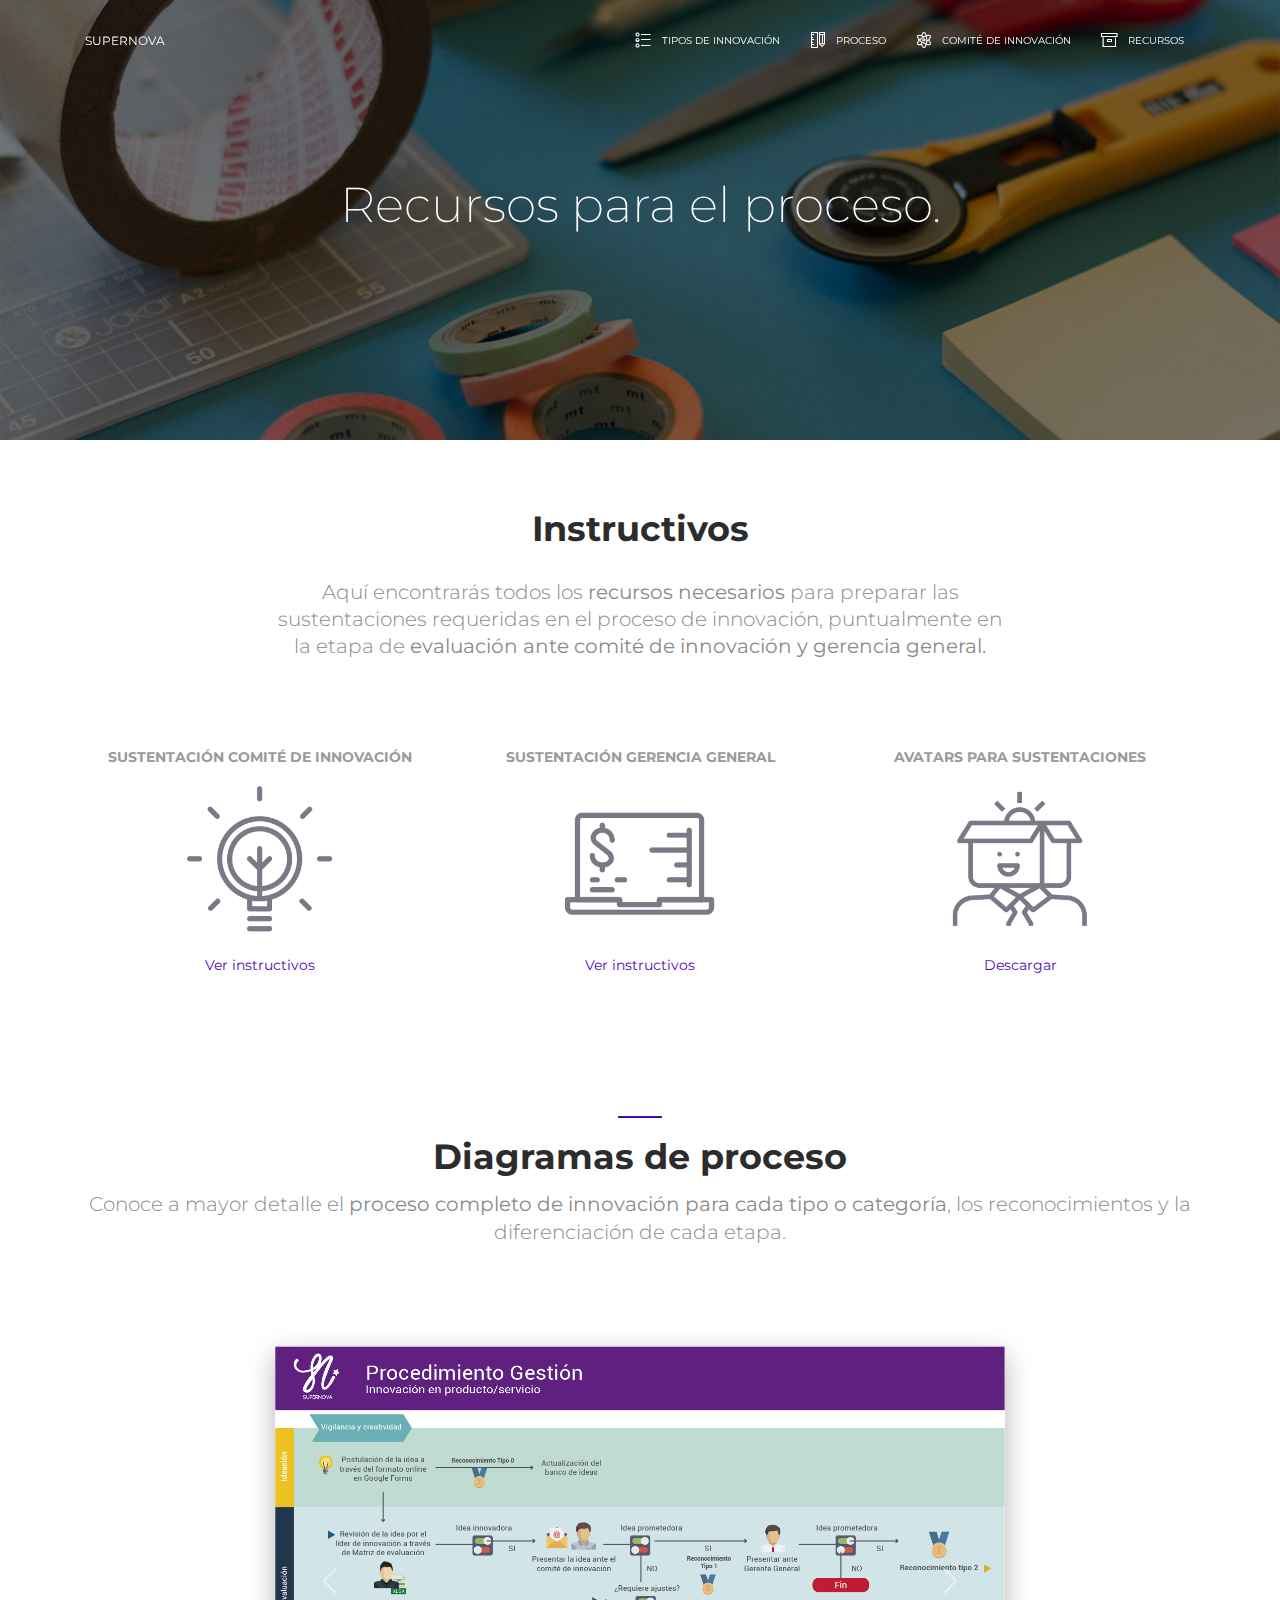
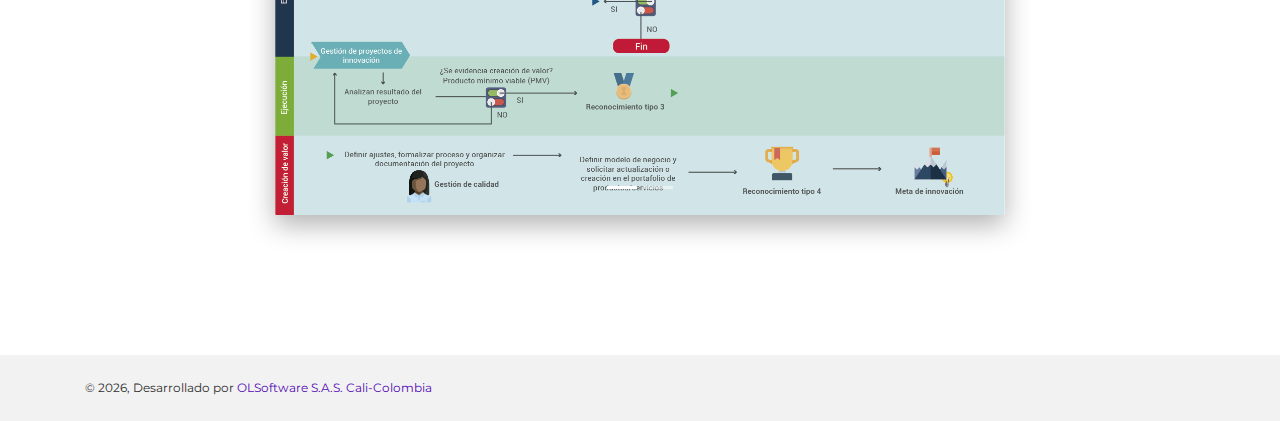
<file: resources.html>
<!DOCTYPE html>
<html lang="en">

<head>
    <meta charset="utf-8" />
    <link rel="apple-touch-icon" sizes="76x76" href="assets/img/apple-icon.png">
    <link rel="icon" type="image/png" href="assets/img/favicon.png">
    <meta name="theme-color" content="#3A057F" http-equiv="X-UA-Compatible" content="IE=edge,chrome=1" />
    <title>Recursos</title>
    <meta content='width=device-width, initial-scale=1.0, maximum-scale=1.0, user-scalable=0, shrink-to-fit=no' name='viewport'
    />
    <!--     Fonts and icons     -->
    <link href="https://fonts.googleapis.com/css?family=Montserrat:400,700,200" rel="stylesheet" />
    <link rel="stylesheet" href="assets/css/font-awesome.min.css" />
    <!-- CSS Files -->
    <link href="assets/css/bootstrap.min.css" rel="stylesheet" />
    <link href="assets/css/now-ui-kit.css?v=1.1.0" rel="stylesheet" />
    <!-- CSS Just for demo purpose, don't include it in your project -->
    <link href="assets/css/demo.css" rel="stylesheet" />
</head>

<body class="landing-page sidebar-collapse">
    <!-- Navbar -->
    <nav class="navbar navbar-expand-lg bg-primary fixed-top navbar-transparent " color-on-scroll="400">
        <div class="container">
            <div class="navbar-translate">
                <a class="navbar-brand" href="index.html" rel="tooltip" title="Desarrollado por OLSoftware" data-placement="bottom" target="">
                    Supernova
                </a>
                <button class="navbar-toggler navbar-toggler" type="button" data-toggle="collapse" data-target="#navigation" aria-controls="navigation-index"
                    aria-expanded="false" aria-label="Toggle navigation">
                    <span class="navbar-toggler-bar bar1"></span>
                    <span class="navbar-toggler-bar bar2"></span>
                    <span class="navbar-toggler-bar bar3"></span>
                </button>
            </div>
            <div class="collapse navbar-collapse justify-content-end" id="navigation" data-nav-image="./assets/img/blurred-image-1.jpg">
                <ul class="navbar-nav">
                    <li class="nav-item">
                        <a class="nav-link" href="innovation-types.html">
                            <i class="now-ui-icons design_bullet-list-67"></i>
                            <p>Tipos de innovación</p>
                        </a>
                    </li>
                    <li class="nav-item">
                        <a class="nav-link" href="process.html">
                            <i class="now-ui-icons design-2_ruler-pencil"></i>
                            <p>Proceso</p>
                        </a>
                    </li>
                    <li class="nav-item">
                        <a class="nav-link" href="committe.html">
                            <i class="now-ui-icons education_atom"></i>
                            <p>Comité de innovación</p>
                        </a>
                    </li>
                    <li class="nav-item">
                            <a class="nav-link" href="resources.html">
                                <i class="now-ui-icons files_box"></i>
                                <p>Recursos</p>
                            </a>
                    </li>
                    <!--<li class="nav-item">
                        <a class="nav-link" rel="tooltip" title="Follow us on Twitter" data-placement="bottom" href="https://twitter.com/CreativeTim"
                            target="_blank">
                            <i class="fa fa-twitter"></i>
                            <p class="d-lg-none d-xl-none">Twitter</p>
                        </a>
                    </li>
                    <li class="nav-item">
                        <a class="nav-link" rel="tooltip" title="Like us on Facebook" data-placement="bottom" href="https://www.facebook.com/CreativeTim"
                            target="_blank">
                            <i class="fa fa-facebook-square"></i>
                            <p class="d-lg-none d-xl-none">Facebook</p>
                        </a>
                    </li>
                    <li class="nav-item">
                        <a class="nav-link" rel="tooltip" title="Follow us on Instagram" data-placement="bottom" href="https://www.instagram.com/CreativeTimOfficial"
                            target="_blank">
                            <i class="fa fa-instagram"></i>
                            <p class="d-lg-none d-xl-none">Instagram</p>
                        </a>
                    </li>-->
                </ul>
            </div>
        </div>
    </nav>
    <!-- End Navbar -->
    <div class="wrapper">
        <div class="page-header page-header-small">
            <div class="page-header-image" data-parallax="true" style="background-image: url('assets/img/bg7.jpg');">
            </div>
            <div class="container">
                <div class="content-center">
                    <h1 class="">Recursos para el proceso.</h1>
                </div>
            </div>
        </div>
        <div class="section">
                <div class="container text-center">
                    <div class="row justify-content-md-center">
                        <div class="col-md-12 col-lg-8">
                            <h2 class="title">Instructivos</h2>
                            <h5 class="description">
                                Aquí encontrarás todos los <strong>recursos necesarios</strong> para preparar las sustentaciones requeridas en el proceso de innovación, puntualmente en 
                                la etapa de <strong>evaluación ante comité de innovación y gerencia general.</strong> 
                            </h5>
                        </div>
                    </div>
                </div>
            </div>
            <div class="section section-signup" style="min-height: 350px;">
                <div id="images">
                    <div class="container text-center">
                        <div class="row justify-content-center">
                            <div class="col-sm-4">
                                <p class="category">Sustentación comité de innovación</p>
                                <img src="assets/img/committe.png" alt="Rounded Image" class="" height="150px">
                                <p class="link-text"><a href="https://drive.google.com/drive/folders/1P24SFB6i-ySk3zueDNdcG3fXJXq-1aFI?usp=sharing" target="_blank">Ver instructivos</a></p>
                            </div>
                            <div class="col-sm-4">
                                <p class="category">Sustentación gerencia general</p>
                                <img src="assets/img/ceo.png" alt="Circle Image" class="" height="150px">
                                <p class="link-text"><a href="https://drive.google.com/drive/folders/1YoKp-1R9m60vKjmZw5GAU0MpcZDiMTlV?usp=sharing" target="_blank">Ver instructivos</a></p>
                            </div>
                            <div class="col-sm-4">
                                    <p class="category">Avatars para sustentaciones</p>
                                    <img src="assets/img/avatar.png" alt="Circle Image" class="" height="150px">
                                    <p class="link-text"><a href="https://drive.google.com/drive/folders/1mIhpOdD8Ew9nRs5PKNTmcPetWklFgHQg?usp=sharing" target="_blank">Descargar</a></p>
                            </div>
                        </div>
                    </div>
                </div>
            </div>
            <div class="separator separator-primary"></div>
        <div class="section section-contact-us text-center">
                <div class="container">
                    <h2 class="title">Diagramas de proceso</h2>
                    <h5 class="description">Conoce a mayor detalle el <strong>proceso completo de innovación para cada tipo o categoría</strong>, los reconocimientos
                        y la diferenciación de cada etapa.
                    </h5>
                </div>
                <div class="section" id="carousel">
                        <div class="container">
                            <div class="row justify-content-center">
                                <div class="col-lg-8 col-md-8 col-md-12 col-sm-12 col-xs-12">
                                    <div id="carouselExampleIndicators" class="carousel slide" data-ride="carousel">
                                        <ol class="carousel-indicators">
                                            <li data-target="#carouselExampleIndicators" data-slide-to="0" class="active"></li>
                                            <li data-target="#carouselExampleIndicators" data-slide-to="1"></li>
                                        </ol>
                                        <div class="carousel-inner" role="listbox">
                                            <div class="carousel-item active">
                                                <img class="d-block" src="assets/img/process_product.png" alt="First slide">
                                            </div>
                                            <div class="carousel-item">
                                                <img class="d-block" src="assets/img/process_organization.png" alt="Second slide">
                                            </div>
                                        </div>
                                        <a class="carousel-control-prev" href="#carouselExampleIndicators" role="button" data-slide="prev">
                                            <i class="now-ui-icons arrows-1_minimal-left"></i>
                                        </a>
                                        <a class="carousel-control-next" href="#carouselExampleIndicators" role="button" data-slide="next">
                                            <i class="now-ui-icons arrows-1_minimal-right"></i>
                                        </a>
                                    </div>
                                </div>
                            </div>
                        </div>
                    </div>
        </div>
        <footer class="footer footer-default">
            <div class="container">
                <div class="copyright">
                    &copy;
                    <script>
                        document.write(new Date().getFullYear())
                    </script>, Desarrollado por
                    <a href="http://olsoftware.com/" target="_blank">OLSoftware S.A.S. Cali-Colombia</a>
                </div>
            </div>
        </footer>
    </div>
</body>
<!--   Core JS Files   -->
<script src="assets/js/core/jquery.3.2.1.min.js" type="text/javascript"></script>
<script src="assets/js/core/popper.min.js" type="text/javascript"></script>
<script src="assets/js/core/bootstrap.min.js" type="text/javascript"></script>
<!--  Plugin for Switches, full documentation here: http://www.jque.re/plugins/version3/bootstrap.switch/ -->
<script src="assets/js/plugins/bootstrap-switch.js"></script>
<!--  Plugin for the Sliders, full documentation here: http://refreshless.com/nouislider/ -->
<script src="assets/js/plugins/nouislider.min.js" type="text/javascript"></script>
<!--  Plugin for the DatePicker, full documentation here: https://github.com/uxsolutions/bootstrap-datepicker -->
<script src="assets/js/plugins/bootstrap-datepicker.js" type="text/javascript"></script>
<!-- Control Center for Now Ui Kit: parallax effects, scripts for the example pages etc -->
<script src="assets/js/now-ui-kit.js?v=1.1.0" type="text/javascript"></script>

</html>
</file>
<file: assets/css/demo.css>
.tim-row {
    margin-bottom: 20px;
}

.tim-white-buttons {
    background-color: #777777;
}

.typography-line {
    padding-left: 25%;
    margin-bottom: 35px;
    position: relative;
    display: block;
    width: 100%;
}

.typography-line span {
    bottom: 10px;
    color: #c0c1c2;
    display: block;
    font-weight: 400;
    font-size: 13px;
    line-height: 13px;
    left: 0;
    margin-left: 20px;
    position: absolute;
    width: 260px;
    text-transform: none;
}

.tim-row {
    padding-top: 60px;
}

.tim-row h3 {
    margin-top: 0;
}

.switch {
    margin-right: 20px;
}

#navbar-full .navbar {
    border-radius: 0 !important;
    margin-bottom: 15px;
    z-index: 2;
}

#menu-dropdown .navbar {
    border-radius: 3px;
}

#pagination-row .pagination-container {
    height: 100%;
    max-height: 100%;
    display: flex;
    align-items: center;
}

#icons-row i.now-ui-icons {
    font-size: 30px;
}

.space {
    height: 130px;
    display: block;
}

.space-110 {
    height: 110px;
    display: block;
}

.space-50 {
    height: 50px;
    display: block;
}

.space-70 {
    height: 70px;
    display: block;
}

.navigation-example .img-src {
    background-attachment: scroll;
}

.navigation-example {
    background-position: center center;
    background-size: cover;
    margin-top: 0;
    min-height: 740px;
    height: 100%;
}

#notifications {
    background-color: #FFFFFF;
    display: block;
    width: 100%;
    position: relative;
}

.tim-note {
    text-transform: capitalize;
}

#buttons .btn,
#javascriptComponents .btn {
    margin: 0 0px 10px;
}

.space-100 {
    height: 100px;
    display: block;
    width: 100%;
}

.be-social {
    padding-bottom: 20px;
    /*     border-bottom: 1px solid #aaa; */
    margin: 0 auto 40px;
}

.txt-white {
    color: #FFFFFF;
}

.txt-gray {
    color: #ddd !important;
}

.parallax {
    width: 100%;
    height: 570px;
    display: block;
    background-attachment: fixed;
    background-repeat: no-repeat;
    background-size: cover;
    background-position: center center;
}

.logo-container .logo {
    overflow: hidden;
    border-radius: 50%;
    border: 1px solid #333333;
    width: 50px;
    float: left;
}

.logo-container .brand {
    font-size: 16px;
    color: #FFFFFF;
    line-height: 18px;
    float: left;
    margin-left: 10px;
    margin-top: 7px;
    width: 70px;
    height: 40px;
    text-align: left;
}

.logo-container .brand-material {
    font-size: 18px;
    margin-top: 15px;
    height: 25px;
    width: auto;
}

.logo-container .logo img {
    width: 100%;
}

.navbar-small .logo-container .brand {
    color: #333333;
}

.fixed-section {
    top: 90px;
    max-height: 80vh;
    overflow: scroll;
    position: sticky;
}

.fixed-section ul {
    padding: 0;
}

.fixed-section ul li {
    list-style: none;
}

.fixed-section li a {
    font-size: 14px;
    padding: 2px;
    display: block;
    color: #666666;
}

.fixed-section li a.active {
    color: #00bbff;
}

.fixed-section.float {
    position: fixed;
    top: 100px;
    width: 200px;
    margin-top: 0;
}

.parallax .parallax-image {
    width: 100%;
    overflow: hidden;
    position: absolute;
}

.parallax .parallax-image img {
    width: 100%;
}

@media (max-width: 768px) {
    .parallax .parallax-image {
        width: 100%;
        height: 640px;
        overflow: hidden;
    }
    .parallax .parallax-image img {
        height: 100%;
        width: auto;
    }
}


/*.separator{
    content: "Separator";
    color: #FFFFFF;
    display: block;
    width: 100%;
    padding: 20px;
}
.separator-line{
    background-color: #EEE;
    height: 1px;
    width: 100%;
    display: block;
}
.separator.separator-gray{
    background-color: #EEEEEE;
}*/

.social-buttons-demo .btn {
    margin-right: 5px;
    margin-bottom: 7px;
}

.img-container {
    width: 100%;
    overflow: hidden;
}

.img-container img {
    width: 100%;
}

.lightbox img {
    width: 100%;
}

.lightbox .modal-content {
    overflow: hidden;
}

.lightbox .modal-body {
    padding: 0;
}

@media screen and (min-width: 991px) {
    .lightbox .modal-dialog {
        width: 960px;
    }
}

@media (max-width: 991px) {
    .fixed-section.affix {
        position: relative;
        margin-bottom: 100px;
    }
}

@media (max-width: 768px) {
    .btn,
    .btn-morphing {
        margin-bottom: 10px;
    }
    .parallax .motto {
        top: 170px;
        margin-top: 0;
        font-size: 60px;
        width: 270px;
    }
}


/*       Loading dots  */


/*      transitions */

.presentation .front,
.presentation .front:after,
.presentation .front .btn,
.logo-container .logo,
.logo-container .brand {
    -webkit-transition: all .2s;
    -moz-transition: all .2s;
    -o-transition: all .2s;
    transition: all .2s;
}

#images h4 {
    margin-bottom: 30px;
}

#javascriptComponents {
    padding-bottom: 0;
}


/*      layer animation          */

.layers-container {
    display: block;
    margin-top: 50px;
    position: relative;
}

.layers-container img {
    position: absolute;
    width: 100%;
    height: auto;
    top: 0;
    left: 0;
    text-align: center;
}

.animate {
    transition: 1.5s ease-in-out;
    -moz-transition: 1.5s ease-in-out;
    -webkit-transition: 1.5s ease-in-out;
}

.navbar-default.navbar-small .logo-container .brand {
    color: #333333;
}

.navbar-transparent.navbar-small .logo-container .brand {
    color: #FFFFFF;
}

.navbar-default.navbar-small .logo-container .brand {
    color: #333333;
}

.sharing-area {
    margin-top: 80px;
}

.sharing-area .btn {
    margin: 15px 4px 0;
}

.section-thin,
.section-notifications {
    padding: 0;
}

.section-navbars {
    padding-top: 0;
}

#navbar .navbar {
    margin-bottom: 20px;
}

#navbar .navbar-toggler,
#menu-dropdown .navbar-toggler {
    pointer-events: none;
}

.section-tabs {
    background: #EEEEEE;
}

.section-pagination {
    padding-bottom: 0;
}

.section-download {
    padding-top: 10px !important;
    padding-bottom: 10px !important;
}

.section-download .description {
    margin-bottom: 60px;
}

.section-download h4 {
    margin-bottom: 25px;
}

.section-examples a {
    text-decoration: none;
}

.section-examples a+a {
    margin-top: 30px;
}

.section-examples h5 {
    margin-top: 30px;
}

.components-page .wrapper>.header,
.tutorial-page .wrapper>.header {
    height: 500px;
    padding-top: 128px;
    background-size: cover;
    background-position: center center;
}

.components-page .title,
.tutorial-page .title {
    color: #FFFFFF;
}

.brand .h1-seo {
    font-size: 2.8em;
    text-transform: uppercase;
    font-weight: 300;
}

.brand .n-logo {
    max-width: 180px;
    min-width: 100px;
    margin-bottom: 20px;
}

.invision-logo {
    max-width: 70px;
    top: -2px;
    position: relative;
}

.creative-tim-logo {
    max-width: 140px;
    top: -2px;
    position: relative;
}

.section-javascript .title {
    margin-bottom: 0;
}

.navbar .switch-background {
    display: block;
}

.navbar-transparent .switch-background {
    display: none;
}

.section-signup .col .btn {
    margin-top: 30px;
}

#buttons-row .btn {
    margin-bottom: 10px;
}

.section-basic {
    padding-top: 0;
}

.section-images {
    padding-bottom: 0;
}

@media screen and (max-width: 991px) {
    .section-navbars .navbar-collapse {
        display: none !important;
    }
}
</file>
